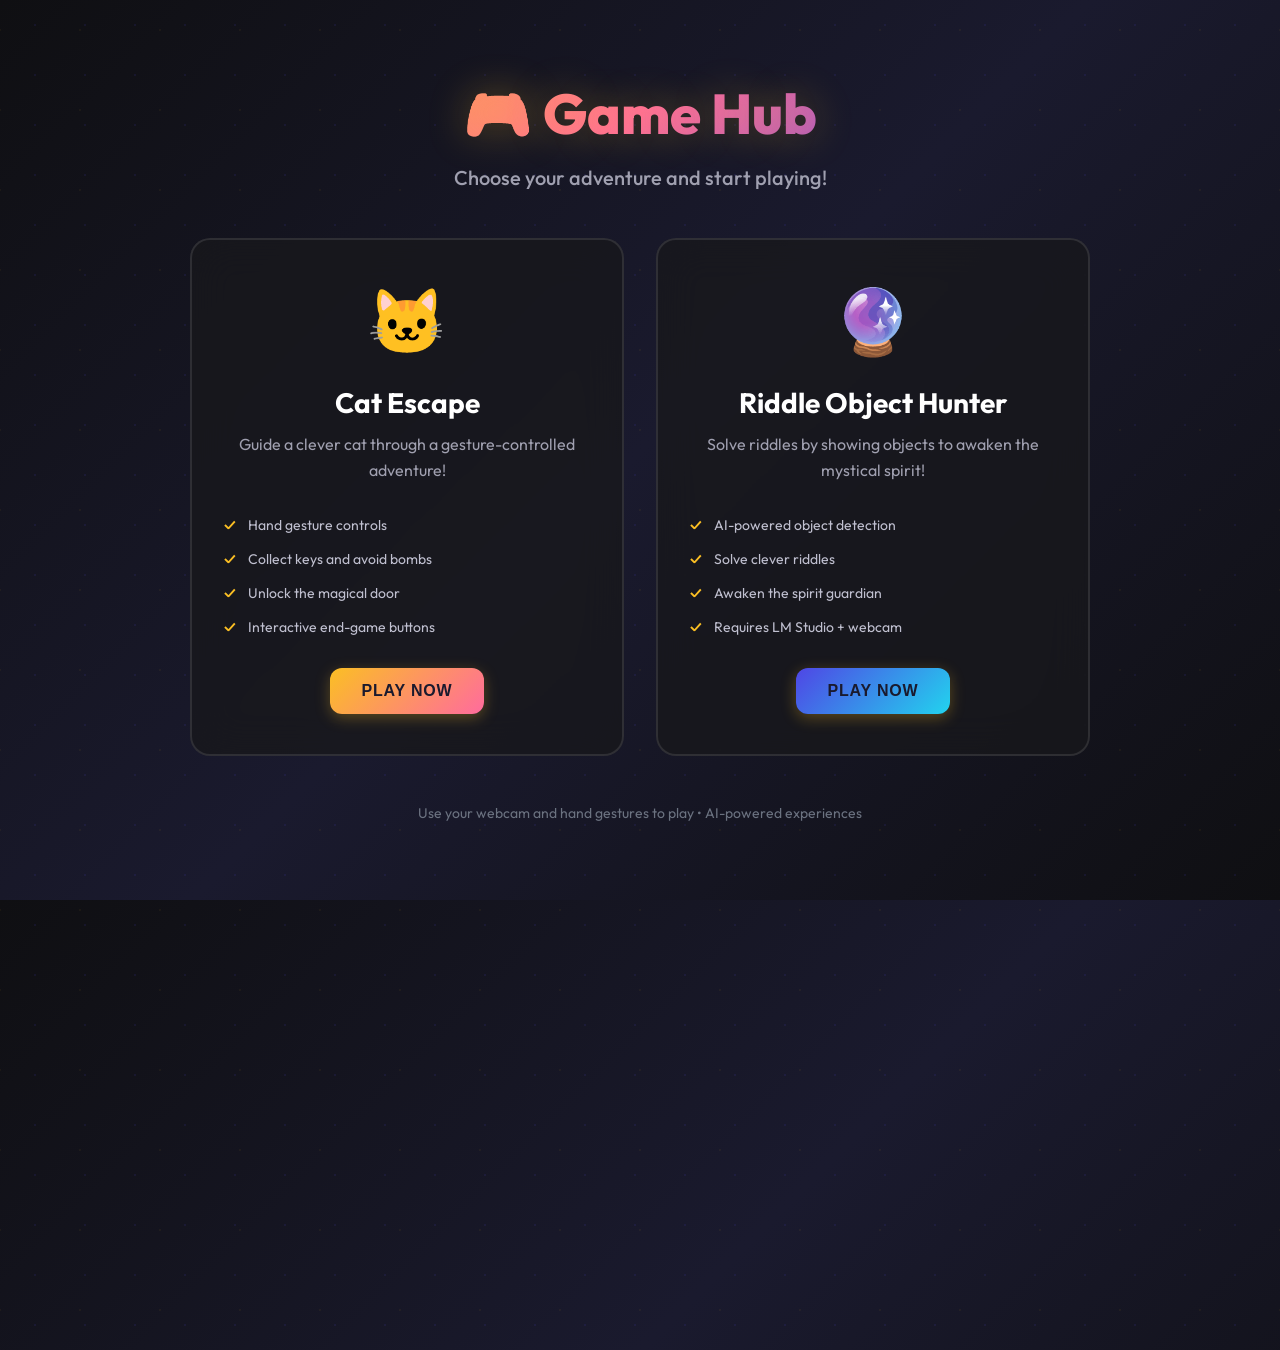
<file: index.html>
<!DOCTYPE html>
<html lang="en">

<head>
    <meta charset="UTF-8">
    <meta name="viewport" content="width=device-width, initial-scale=1.0">
    <title>Game Hub - Choose Your Adventure</title>
    <link href="https://fonts.googleapis.com/css2?family=Outfit:wght@400;500;600;700;800&display=swap" rel="stylesheet">
    <style>
        * {
            margin: 0;
            padding: 0;
            box-sizing: border-box;
        }

        body {
            font-family: 'Outfit', -apple-system, BlinkMacSystemFont, 'Segoe UI', sans-serif;
            background: linear-gradient(135deg, #0f0f12 0%, #1a1a2e 50%, #0f0f12 100%);
            min-height: 100vh;
            display: flex;
            align-items: center;
            justify-content: center;
            padding: 2rem;
            overflow: hidden;
            position: relative;
        }

        /* Animated background particles */
        body::before {
            content: '';
            position: absolute;
            width: 200%;
            height: 200%;
            background-image:
                radial-gradient(circle, rgba(79, 70, 229, 0.1) 1px, transparent 1px),
                radial-gradient(circle, rgba(251, 191, 36, 0.05) 1px, transparent 1px);
            background-size: 50px 50px, 80px 80px;
            background-position: 0 0, 40px 40px;
            animation: particles 60s linear infinite;
        }

        @keyframes particles {
            from {
                transform: translate(0, 0);
            }

            to {
                transform: translate(-50px, -50px);
            }
        }

        .container {
            position: relative;
            z-index: 1;
            max-width: 900px;
            width: 100%;
            text-align: center;
        }

        h1 {
            font-size: 3.5rem;
            font-weight: 800;
            background: linear-gradient(135deg, #fbbf24 0%, #ff6b9d 50%, #4f46e5 100%);
            -webkit-background-clip: text;
            -webkit-text-fill-color: transparent;
            background-clip: text;
            margin-bottom: 1rem;
            text-shadow: 0 0 40px rgba(251, 191, 36, 0.3);
            animation: titleGlow 3s ease-in-out infinite;
        }

        @keyframes titleGlow {

            0%,
            100% {
                filter: brightness(1);
            }

            50% {
                filter: brightness(1.2);
            }
        }

        .subtitle {
            font-size: 1.25rem;
            color: #a0a0b0;
            margin-bottom: 3rem;
            font-weight: 500;
        }

        .games-grid {
            display: grid;
            grid-template-columns: repeat(auto-fit, minmax(300px, 1fr));
            gap: 2rem;
            margin-bottom: 2rem;
        }

        .game-card {
            background: rgba(24, 24, 28, 0.8);
            backdrop-filter: blur(20px);
            border: 2px solid rgba(255, 255, 255, 0.1);
            border-radius: 20px;
            padding: 2.5rem 2rem;
            cursor: pointer;
            transition: all 0.4s cubic-bezier(0.4, 0, 0.2, 1);
            position: relative;
            overflow: hidden;
        }

        .game-card::before {
            content: '';
            position: absolute;
            top: 0;
            left: 0;
            right: 0;
            bottom: 0;
            background: linear-gradient(135deg, transparent 0%, rgba(79, 70, 229, 0.1) 100%);
            opacity: 0;
            transition: opacity 0.4s ease;
        }

        .game-card:hover::before {
            opacity: 1;
        }

        .game-card:hover {
            transform: translateY(-8px);
            border-color: rgba(251, 191, 36, 0.5);
            box-shadow:
                0 20px 60px rgba(0, 0, 0, 0.4),
                0 0 40px rgba(251, 191, 36, 0.2);
        }

        .game-card.cat-game:hover {
            border-color: rgba(251, 191, 36, 0.5);
            box-shadow:
                0 20px 60px rgba(0, 0, 0, 0.4),
                0 0 40px rgba(251, 191, 36, 0.3);
        }

        .game-card.riddle-game:hover {
            border-color: rgba(79, 70, 229, 0.5);
            box-shadow:
                0 20px 60px rgba(0, 0, 0, 0.4),
                0 0 40px rgba(79, 70, 229, 0.3);
        }

        .game-icon {
            font-size: 4rem;
            margin-bottom: 1.5rem;
            display: block;
            transition: transform 0.4s ease;
        }

        .game-card:hover .game-icon {
            transform: scale(1.1) rotate(5deg);
        }

        .game-title {
            font-size: 1.75rem;
            font-weight: 700;
            color: #ffffff;
            margin-bottom: 0.75rem;
        }

        .game-description {
            font-size: 1rem;
            color: #a0a0b0;
            line-height: 1.6;
            margin-bottom: 1.5rem;
        }

        .game-features {
            list-style: none;
            text-align: left;
            margin-bottom: 1.5rem;
        }

        .game-features li {
            font-size: 0.875rem;
            color: #c0c0d0;
            padding: 0.5rem 0;
            padding-left: 1.5rem;
            position: relative;
        }

        .game-features li::before {
            content: '✓';
            position: absolute;
            left: 0;
            color: #fbbf24;
            font-weight: 700;
        }

        .play-button {
            background: linear-gradient(135deg, #fbbf24 0%, #ff6b9d 100%);
            color: #1a1a2e;
            border: none;
            padding: 0.875rem 2rem;
            border-radius: 12px;
            font-size: 1rem;
            font-weight: 700;
            cursor: pointer;
            transition: all 0.3s ease;
            text-transform: uppercase;
            letter-spacing: 0.05em;
            box-shadow: 0 4px 15px rgba(251, 191, 36, 0.3);
        }

        .play-button:hover {
            transform: scale(1.05);
            box-shadow: 0 6px 25px rgba(251, 191, 36, 0.5);
        }

        .play-button:active {
            transform: scale(0.98);
        }

        .riddle-game .play-button {
            background: linear-gradient(135deg, #4f46e5 0%, #22d3ee 100%);
        }

        .footer {
            margin-top: 3rem;
            font-size: 0.875rem;
            color: #6b7280;
        }

        @media (max-width: 768px) {
            h1 {
                font-size: 2.5rem;
            }

            .subtitle {
                font-size: 1rem;
            }

            .games-grid {
                grid-template-columns: 1fr;
            }

            .game-card {
                padding: 2rem 1.5rem;
            }
        }
    </style>
</head>

<body>
    <div class="container">
        <h1>🎮 Game Hub</h1>
        <p class="subtitle">Choose your adventure and start playing!</p>

        <div class="games-grid">
            <!-- Cat Escape -->
            <div class="game-card cat-game" onclick="window.location.href='cat-game.html'">
                <span class="game-icon">🐱</span>
                <h2 class="game-title">Cat Escape</h2>
                <p class="game-description">
                    Guide a clever cat through a gesture-controlled adventure!
                </p>
                <ul class="game-features">
                    <li>Hand gesture controls</li>
                    <li>Collect keys and avoid bombs</li>
                    <li>Unlock the magical door</li>
                    <li>Interactive end-game buttons</li>
                </ul>
                <button class="play-button">Play Now</button>
            </div>

            <!-- Riddle Object Hunter -->
            <div class="game-card riddle-game" onclick="window.location.href='ObjectRecognition.html'">
                <span class="game-icon">🔮</span>
                <h2 class="game-title">Riddle Object Hunter</h2>
                <p class="game-description">
                    Solve riddles by showing objects to awaken the mystical spirit!
                </p>
                <ul class="game-features">
                    <li>AI-powered object detection</li>
                    <li>Solve clever riddles</li>
                    <li>Awaken the spirit guardian</li>
                    <li>Requires LM Studio + webcam</li>
                </ul>
                <button class="play-button">Play Now</button>
            </div>
        </div>

        <div class="footer">
            <p>Use your webcam and hand gestures to play • AI-powered experiences</p>
        </div>
    </div>
</body>

</html>
</file>
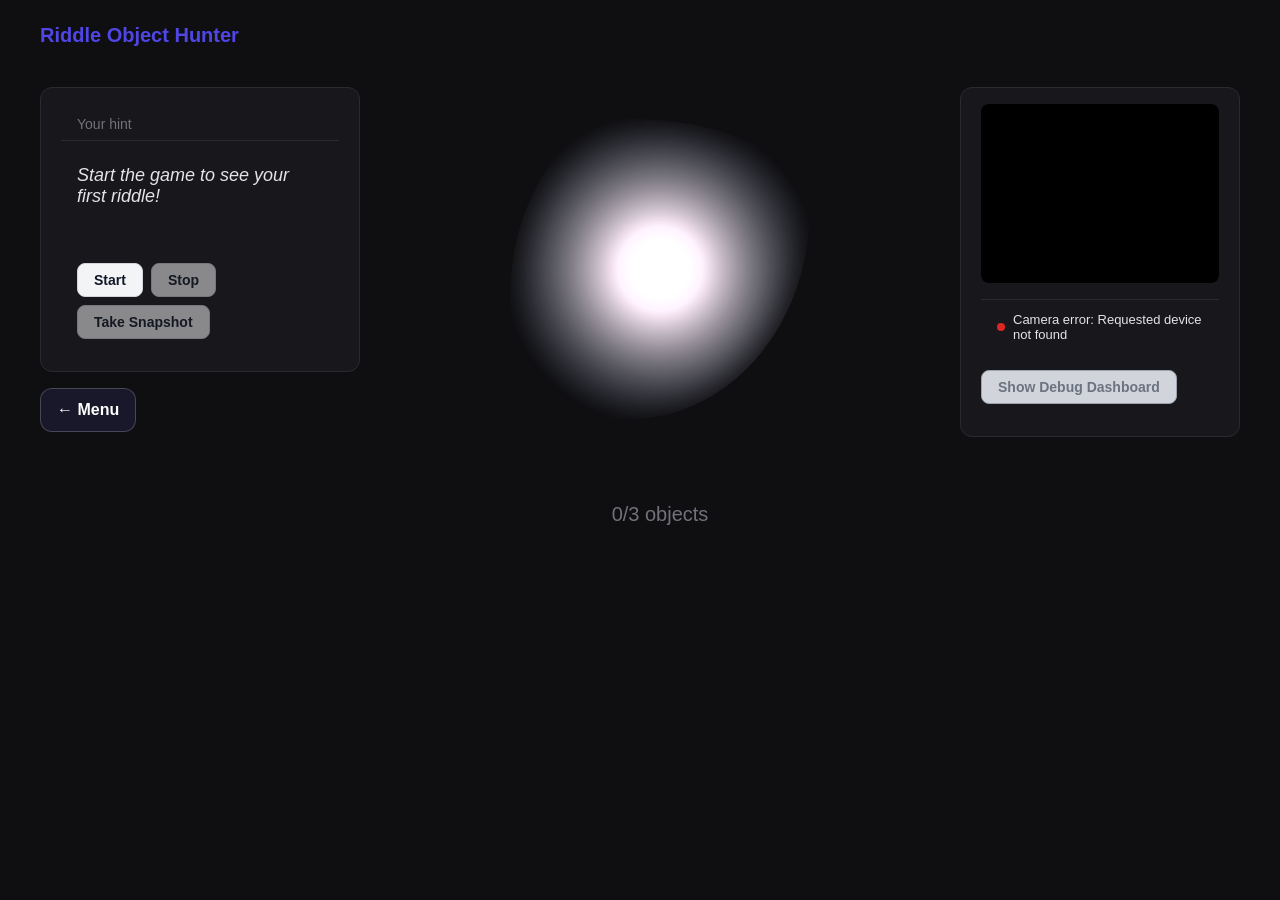
<file: ObjectRecognition.html>
<!DOCTYPE html>
<html lang="en">

<head>
  <meta charset="UTF-8" />
  <meta name="viewport" content="width=device-width, initial-scale=1.0" />
  <title>Riddle Object Hunter — LM Studio Vision</title>

  <style>
    @property --spirit-color {
      syntax: '<color>';
      initial-value: #6b7280;
      inherits: true;
    }

    @property --spirit-heart {
      syntax: '<color>';
      initial-value: #fce4ec;
      inherits: true;
    }

    :root {
      --bg: #0f0f12;
      --surface: #18181c;
      --border: #2a2a30;
      --text: #e4e4e7;
      --muted: #71717a;
      --accent: #4f46e5;
      --success: #16a34a;
      --error: #dc2626;
      --spirit-color: #6b7280;
    }

    * {
      box-sizing: border-box;
    }

    body {
      font-family: "SF Pro Text", -apple-system, BlinkMacSystemFont,
        "Segoe UI", sans-serif;
      background: var(--bg);
      color: var(--text);
      margin: 0;
      min-height: 100vh;
      padding: 1.5rem;
    }

    h1 {
      font-size: 1.25rem;
      font-weight: 600;
      margin: 0 0 1rem 0;
      color: var(--accent);
    }

    .layout {
      display: flex;
      flex-direction: column;
      gap: 1.5rem;
      max-width: 1200px;
      margin: 0 auto;
    }

    .main-row {
      display: grid;
      grid-template-columns: 320px 1fr 280px;
      gap: 1.5rem;
      align-items: start;
    }

    .riddle-section {
      background: var(--surface);
      border: 1px solid var(--border);
      border-radius: 12px;
      display: flex;
      flex-direction: column;
      gap: 1rem;
    }

    .riddle-section-wrapper {
      display: flex;
      flex-direction: column;
      gap: 1rem;
    }

    .riddle-section h2 {
      border-bottom: 1px solid var(--border);
      padding: 0.75rem 1rem;
      margin: 0;
    }

    .riddle-content-wrapper {
      padding: 0 1rem 1rem 1rem;
    }

    .spirit-section {
      display: flex;
      flex-direction: column;
      justify-content: center;
      align-items: center;
      gap: 1.5rem;
      padding: 2rem 1rem;
      min-height: 300px;
      background: none;
      border: none;
    }

    .result-section {
      background: var(--surface);
      border: 1px solid var(--border);
      border-radius: 12px;
      padding: 1rem 1.25rem;
    }

    @media (max-width: 900px) {
      .main-row {
        flex-direction: column;
      }

      .main-row .riddle-section {
        flex: none;
      }
    }

    .camera-section {
      background: var(--surface);
      border: 1px solid var(--border);
      border-radius: 12px;
      overflow: hidden;
    }

    .camera-section h2 {
      font-size: 0.875rem;
      font-weight: 500;
      margin: 0;
      padding: 0.75rem 1rem;
      border-bottom: 1px solid var(--border);
      color: var(--muted);
    }

    .video-wrap {
      position: relative;
      aspect-ratio: 4/3;
      max-height: 180px;
      background: #000;
      border-radius: 8px;
      overflow: hidden;
      margin-top: 1rem;
    }

    #video {
      width: 100%;
      height: 100%;
      object-fit: cover;
      display: block;
    }

    #snapshot {
      position: absolute;
      top: 0;
      left: 0;
      width: 100%;
      height: 100%;
      object-fit: cover;
      opacity: 0;
      pointer-events: none;
    }

    .status {
      padding: 0.75rem 1rem;
      border-top: 1px solid var(--border);
      font-size: 0.8125rem;
      display: flex;
      align-items: center;
      gap: 0.5rem;
    }

    .status-dot {
      width: 8px;
      height: 8px;
      border-radius: 50%;
      background: var(--muted);
      flex-shrink: 0;
    }

    .status-dot.live {
      background: var(--success);
      box-shadow: 0 0 8px var(--success);
    }

    .status-dot.error {
      background: var(--error);
    }

    .result-section {
      background: var(--surface);
      border: 1px solid var(--border);
      border-radius: 12px;
      padding: 1rem 1.25rem;
    }

    .result-section h2 {
      font-size: 0.875rem;
      font-weight: 500;
      margin: 0 0 0.5rem 0;
      color: var(--muted);
    }

    .result-display {
      font-size: 1.125rem;
      font-weight: 600;
    }

    .result-display .item {
      margin-bottom: 0.25rem;
    }

    .result-display .item.yes {
      color: var(--success);
    }

    .result-display .item.no {
      color: var(--muted);
    }

    .result-display.pending .item {
      color: var(--muted);
    }

    .result-display.error {
      color: var(--error);
    }

    .debug-grid {
      display: grid;
      grid-template-columns: 1fr 1fr;
      gap: 1rem;
      margin-top: 0.5rem;
    }

    .debug-group h3 {
      font-size: 0.65rem;
      text-transform: uppercase;
      letter-spacing: 0.05em;
      color: var(--muted);
      margin-bottom: 0.5rem;
      border-bottom: 1px solid var(--border);
      padding-bottom: 0.25rem;
    }

    .next-capture {
      position: fixed;
      bottom: 2rem;
      left: 0;
      right: 0;
      text-align: center;
      font-size: 2.5rem;
      font-weight: 800;
      color: #ffffff;
      z-index: 10001;
      /* Above flash-overlay */
      pointer-events: none;
      text-shadow: 0 0 20px rgba(0, 0, 0, 0.9), 0 0 40px rgba(0, 0, 0, 0.6);
      transition: color 0.4s ease, transform 0.4s ease;
      text-transform: uppercase;
      letter-spacing: 0.1em;
    }

    .next-capture.capturing {
      color: #fff;
    }

    .flash-overlay {
      position: fixed;
      top: 0;
      left: 0;
      width: 100vw;
      height: 100vh;
      background: #fff;
      opacity: 0;
      pointer-events: none;
      z-index: 9999;
    }

    .flash-active {
      animation: flash-anim 0.4s ease-out;
    }

    @keyframes flash-anim {
      0% {
        opacity: 0.8;
      }

      100% {
        opacity: 0;
      }
    }

    .controls {
      display: flex;
      gap: 0.5rem;
      flex-wrap: wrap;
    }

    .riddle-section {
      background: var(--surface);
      border: 1px solid var(--border);
      border-radius: 12px;
      padding: 1rem 1.25rem;
    }

    #winMessage {
      display: none;
      flex-direction: column;
      gap: 0.5rem;
      margin-top: 1rem;
    }

    .win-title {
      color: var(--success);
      font-size: 1.5rem;
      font-weight: 700;
      margin: 0;
    }

    .win-subtitle {
      color: var(--muted);
      font-size: 1rem;
      margin: 0;
    }

    .riddle-section h2 {
      font-size: 0.875rem;
      font-weight: 500;
      margin: 0 0 0.5rem 0;
      color: var(--muted);
      border-bottom: 1px solid var(--border);
      padding-bottom: 0.5rem;
    }

    button {
      background: #f3f4f6;
      color: #111827;
      border: 1px solid #d1d5db;
      border-radius: 8px;
      padding: 0.5rem 1rem;
      font-size: 0.875rem;
      font-weight: 600;
      cursor: pointer;
      transition: background 0.2s ease, border-color 0.2s ease;
    }

    button:hover:not(:disabled) {
      background: #e5e7eb;
      border-color: #9ca3af;
    }

    button:disabled {
      opacity: 0.5;
      cursor: not-allowed;
      background: #f9fafb;
    }

    #debugContainer {
      display: none;
    }

    #debugContainer.visible {
      display: block;
    }

    #btnToggleDebug {
      background: #d1d5db !important;
      border-color: #9ca3af !important;
      color: #6b7280 !important;
    }

    #btnToggleDebug:hover:not(:disabled) {
      background: #b3b9c6 !important;
    }

    canvas {
      display: none !important;
    }

    .riddle-category {
      font-size: 0.75rem;
      font-weight: 700;
      text-transform: uppercase;
      letter-spacing: 0.05em;
      margin-bottom: 0.25rem;
      display: none;
      color: #fbbf24;
    }

    .riddle-text {
      font-size: 1.125rem;
      font-style: italic;
      color: var(--text);
      margin-bottom: 0.5rem;
    }

    .riddle-feedback {
      font-size: 1rem;
      font-weight: 600;
      min-height: 1.5em;
    }

    .riddle-feedback.correct {
      color: var(--success);
    }

    .riddle-feedback.wrong {
      color: var(--muted);
    }

    .riddle-feedback.waiting {
      color: var(--muted);
      font-weight: 400;
      font-style: italic;
    }

    .spirit-section {
      display: flex;
      flex-direction: column;
      justify-content: center;
      align-items: center;
      gap: 0.75rem;
      padding: 2rem 1rem;
      min-height: 140px;
    }

    .spirit-message {
      margin-top: 0.75rem;
      text-align: center;
      color: #fff7d6;
      /* pastel yellow text color */
      font-size: 1.25rem;
      /* larger base size */
      font-style: italic;
      min-height: 1.6em;
      transition: color 0.25s ease, transform 0.25s ease, text-shadow 0.25s ease;
      pointer-events: none;
      text-shadow: 0 0 12px rgba(255, 241, 179, 0.85), 0 6px 18px rgba(0, 0, 0, 0.45);
    }

    .spirit-message.angry {
      color: #ff4d6f;
      font-weight: 800;
      font-size: 1.4rem;
      transform: translateY(-2px);
      text-shadow: 0 0 14px rgba(215, 0, 64, 0.95), 0 8px 24px rgba(0, 0, 0, 0.45);
    }

    .spirit-progress {
      font-size: 1.25rem;
      font-weight: 500;
      color: var(--muted);
      margin-top: 1rem;
    }

    .spirit-rotate-wrapper {
      animation: polygon-rotate 30s linear infinite;
      display: flex;
      justify-content: center;
      align-items: center;
      transition: animation-duration 1s ease;
    }

    .spirit-rotate-wrapper.fully-awakened {
      animation-duration: 6s;
    }

    .spirit-blob {
      width: 300px;
      height: 300px;
      background: radial-gradient(circle at center, var(--spirit-heart) 0%, var(--spirit-color) 70%);
      transition: --spirit-color 0.6s ease, --spirit-heart 0.6s ease, box-shadow 0.6s ease, transform 0.4s ease;
      animation: blob-random-morph 12s ease-in-out infinite alternate;
      position: relative;
      /* Soft edges and organic glow */
      -webkit-mask-image: radial-gradient(circle, rgba(0, 0, 0, 1) 20%, rgba(0, 0, 0, 0) 75%);
      mask-image: radial-gradient(circle, rgba(0, 0, 0, 1) 20%, rgba(0, 0, 0, 0) 75%);
      filter: blur(15px) brightness(1.2) contrast(1.1);
      border-radius: 40% 60% 60% 40% / 60% 30% 70% 40%;
    }

    .spirit-blob.fully-awakened {
      animation: blob-random-morph 4s ease-in-out infinite alternate, spirit-glow 1.5s ease-in-out infinite;
      filter: blur(8px) brightness(1.5) contrast(1.2);
    }

    @keyframes blob-random-morph {
      0% {
        border-radius: 40% 60% 60% 40% / 60% 30% 70% 40%;
        transform: scale(1) translate(0, 0);
      }

      20% {
        border-radius: 70% 30% 50% 50% / 30% 60% 40% 70%;
        transform: scale(1.05) translate(5px, -10px);
      }

      40% {
        border-radius: 30% 70% 70% 30% / 50% 40% 60% 50%;
        transform: scale(0.95) translate(-10px, 5px);
      }

      60% {
        border-radius: 50% 50% 30% 70% / 20% 80% 30% 70%;
        transform: scale(1.02) translate(10px, 10px);
      }

      80% {
        border-radius: 20% 80% 40% 60% / 60% 30% 70% 40%;
        transform: scale(0.98) translate(-5px, -5px);
      }

      100% {
        border-radius: 40% 60% 60% 40% / 60% 30% 70% 40%;
        transform: scale(1) translate(0, 0);
      }
    }

    @keyframes polygon-rotate {
      from {
        transform: rotate(0deg);
      }

      to {
        transform: rotate(360deg);
      }
    }

    .spirit-blob.spirit-wrong {
      /* Fully red (user-specified) while keeping feathered gradient edges via blur and glow */
      animation: spirit-wrong-pulse 0.7s cubic-bezier(.2, .8, .2, 1) 1;
      --spirit-color: #D70040;
      /* lighter heart to keep a bright center while overall red */
      --spirit-heart: #ff6a8a;
      box-shadow: 0 0 80px 32px rgba(215, 0, 64, 0.95);
      filter: blur(14px) brightness(1.35) contrast(1.05) saturate(1.45);
    }

    .spirit-blob.spirit-correct {
      animation: spirit-correct-swirl 1s ease-in-out;
      background-color: #10b981 !important;
    }

    @keyframes spirit-wrong-pulse {
      0% {
        transform: translateX(0) scale(1);
        box-shadow: 0 0 0 0 rgba(239, 68, 68, 0);
      }

      20% {
        transform: translateX(-6px) scale(1.06) rotate(-1deg);
        box-shadow: 0 0 40px 12px rgba(239, 68, 68, 0.6);
      }

      50% {
        transform: translateX(6px) scale(1.08) rotate(1deg);
        box-shadow: 0 0 60px 20px rgba(239, 68, 68, 0.7);
      }

      80% {
        transform: translateX(-4px) scale(1.03) rotate(-0.5deg);
        box-shadow: 0 0 30px 8px rgba(239, 68, 68, 0.5);
      }

      100% {
        transform: translateX(0) scale(1);
        box-shadow: 0 0 0 0 rgba(239, 68, 68, 0);
      }
    }

    @keyframes spirit-correct-swirl {
      0% {
        transform: scale(1) rotate(0deg);
        box-shadow: 0 0 0 0 rgba(16, 185, 129, 0);
      }

      40% {
        transform: scale(1.2) rotate(160deg);
        box-shadow: 0 0 80px 30px rgba(16, 185, 129, 0.7);
      }

      80% {
        transform: scale(1.1) rotate(340deg);
        box-shadow: 0 0 40px 10px rgba(16, 185, 129, 0.4);
      }

      100% {
        transform: scale(1) rotate(360deg);
        box-shadow: 0 0 0 0 rgba(16, 185, 129, 0);
      }
    }

    @keyframes spirit-glow {

      0%,
      100% {
        filter: brightness(1);
      }

      50% {
        filter: brightness(1.4);
      }
    }
  </style>
</head>

<body>
  <div class="layout">
    <h1>Riddle Object Hunter</h1>

    <div class="main-row">
      <section class="riddle-section-wrapper">
        <section class="riddle-section">
          <h2>Your hint</h2>
          <div class="riddle-content-wrapper">
            <div id="gameUI">
              <div class="riddle-category" id="riddleCategory">Find the object</div>
              <div class="riddle-text" id="riddleText">Start the game to see your first riddle!</div>
              <div class="riddle-feedback waiting" id="riddleFeedback"></div>
            </div>

            <div id="winMessage" style="display: none;">
              <p class="win-title">You won! 🎉</p>
              <p class="win-subtitle">Start a new game.</p>
            </div>

            <div class="controls" style="margin-top: 1.5rem">
              <button type="button" id="btnStart">Start</button>
              <button type="button" id="btnStop" disabled>Stop</button>
              <button type="button" id="btnSnapshot" disabled>Take Snapshot</button>
            </div>


        </section>

        <!-- Menu Button - Separate Section -->
        <button type="button" id="btnMenu"
          style="padding: 0.75rem; padding-right: 1rem; padding-left: 1rem;background: rgba(26, 26, 46, 0.9); backdrop-filter: blur(10px); border: 1px solid rgba(255, 255, 255, 0.2); color: white; border-radius: 12px; font-weight: 600; cursor: pointer; transition: all 0.3s ease; font-size: 1rem; margin-right: auto;">←
          Menu</button>
      </section>

      <section class="spirit-section">
        <div class="spirit-rotate-wrapper">
          <div class="spirit-blob" id="spiritBlob"></div>
        </div>
        <div id="spiritMessage" class="spirit-message"></div>
        <div class="spirit-progress" id="spiritProgress">0/3 objects</div>
      </section>

      <section class="result-section">
        <!-- Moved Camera -->
        <div class="video-wrap" style="margin-top: 0; margin-bottom: 1rem;">
          <video id="video" autoplay playsinline muted></video>
        </div>
        <div class="status" id="status" style="margin-bottom: 1rem;">
          <span class="status-dot" id="statusDot"></span>
          <span id="statusText">Starting camera…</span>
        </div>

        <div style="margin-bottom: 1rem;">
          <button type="button" id="btnToggleDebug">Show Debug Dashboard</button>
        </div>

        <div id="debugContainer">
          <h2>Debug Dashboard</h2>
          <div class="result-display pending" id="resultDisplay">
            <div class="debug-grid" style="grid-template-columns: 1fr;">
              <div class="debug-group">
                <h3>LM Studio Settings</h3>
                <div style="margin-bottom: 0.75rem;">
                  <label style="display: block; font-size: 0.875rem; color: #aaa; margin-bottom: 0.25rem;">Base
                    URL:</label>
                  <input type="text" id="lmStudioBaseInput" placeholder="http://127.0.0.1:1234"
                    style="width: 100%; padding: 0.5rem; background: rgba(0,0,0,0.3); border: 1px solid rgba(255,255,255,0.2); border-radius: 6px; color: white; font-family: monospace; font-size: 0.875rem;">
                </div>
                <div style="margin-bottom: 0.75rem;">
                  <label style="display: block; font-size: 0.875rem; color: #aaa; margin-bottom: 0.25rem;">Model
                    Name:</label>
                  <input type="text" id="lmStudioModelInput" placeholder="qwen/qwen3-vl-4b"
                    style="width: 100%; padding: 0.5rem; background: rgba(0,0,0,0.3); border: 1px solid rgba(255,255,255,0.2); border-radius: 6px; color: white; font-family: monospace; font-size: 0.875rem;">
                </div>
                <button id="saveSettingsBtn"
                  style="width: 100%; padding: 0.5rem; background: linear-gradient(135deg, #4f46e5, #22d3ee); border: none; border-radius: 6px; color: white; font-weight: 600; cursor: pointer; transition: transform 0.2s;">Save
                  Settings</button>
                <div id="settingsSaved"
                  style="margin-top: 0.5rem; font-size: 0.8rem; color: #22c55e; opacity: 0; transition: opacity 0.3s;">
                </div>
              </div>
              <div class="debug-group">
                <h3>Detected Objects</h3>
                <div class="item" id="penResult">Pen: —</div>
                <div class="item" id="travelMugResult">Travel Mug: —</div>
                <div class="item" id="scissorsResult">Scissors: —</div>
                <div class="item" id="phoneResult">Phone: —</div>
                <div class="item" id="bottleResult">Bottle: —</div>
                <div class="item" id="glassesResult">Glasses: —</div>
                <div class="item" id="watchResult">Watch: —</div>
                <div class="item" id="headphonesResult">Headphones: —</div>
              </div>
            </div>
          </div>
        </div>
      </section>
    </div>
  </div>

  <div class="next-capture" id="nextCapture"></div>
  <div class="flash-overlay" id="flashOverlay"></div>

  <canvas id="canvas"></canvas>

  <audio id="ambienceMusic" autoplay loop>
    <source src="mfcc-mystery-mystic-mystical-music-279834.mp3" type="audio/mpeg">
  </audio>

  <audio id="correctSound">
    <source src="freesound_community-mystical-wind-chimes-transition-fx-6327.mp3" type="audio/mpeg">
  </audio>

  <audio id="wrongSound">
    <source src="wefgf-uh-oh-433108.mp3" type="audio/mpeg">
  </audio>

  <audio id="victorySound">
    <source src="scratchonix-victory-chime-366449.mp3" type="audio/mpeg">
  </audio>

  <script>
    // Set ambience music volume to a reasonable level
    document.addEventListener('DOMContentLoaded', () => {
      const ambienceMusic = document.getElementById('ambienceMusic');
      if (ambienceMusic) {
        ambienceMusic.volume = 0.3;
      }
    });

    let LM_STUDIO_BASE = "http://127.0.0.1:1234";
    let MODEL = "qwen/qwen3-vl-4b";
    let currentIntervalMs = 10_000;

    // Load settings from localStorage
    const savedBase = localStorage.getItem('lm_studio_base_url');
    const savedModel = localStorage.getItem('lm_studio_model_name');
    if (savedBase) LM_STUDIO_BASE = savedBase;
    if (savedModel) MODEL = savedModel;

    const RIDDLES = [
      // PEN
      { riddle: "I have a point but no edges. I help you write but I'm not a keyboard. What am I?", key: "hasPen" },
      { riddle: "I hold your ideas on paper, but I'm not a printer. What am I?", key: "hasPen" },
      { riddle: "I bleed ink to tell your story. What am I?", key: "hasPen" },
      { riddle: "I'm mightier than the sword and fits in your pocket. What am I?", key: "hasPen" },
      { riddle: "I am the scribe's best friend. What am I?", key: "hasPen" },
      // TRAVEL MUG
      { riddle: "I have no handle and I'm built for the road. I keep your coffee hot. What am I?", key: "hasTravelMug" },
      { riddle: "I'm a cylinder of warmth with a lid for a cap, perfect for a commute. What am I?", key: "hasTravelMug" },
      { riddle: "I hold your liquid fuel but have no ears to hold onto. What am I?", key: "hasTravelMug" },
      { riddle: "Indestructible and insulated, I am the traveler's companion for tea. What am I?", key: "hasTravelMug" },
      { riddle: "I am a mug that lost its handle but gained a lid for the journey. What am I?", key: "hasTravelMug" },
      // SCISSORS
      { riddle: "I have two blades and two eyes, but I cannot see. I love to cut through paper. What am I?", key: "hasScissors" },
      { riddle: "I am a tool with a pivot and sharp edges. I help you craft and trim. What am I?", key: "hasScissors" },
      { riddle: "I go snip-snip and open wide. Be careful with my sharp side! What am I?", key: "hasScissors" },
      { riddle: "I am a silver bird that never flies, but cuts the ribbon when a shop opens. What am I?", key: "hasScissors" },
      { riddle: "You use me to cut your hair or wrap a gift. What am I?", key: "hasScissors" },
      // PHONE
      { riddle: "I fit in your palm, I ring and I text. I connect you to the world. What am I?", key: "hasPhone" },
      { riddle: "I have a screen you tap and scroll. You carry me everywhere. What am I?", key: "hasPhone" },
      { riddle: "I am a pocket-sized window to everything, yet I am easily lost. What am I?", key: "hasPhone" },
      { riddle: "I wake you up in the morning and glow in the dark at night. I am your smart companion. What am I?", key: "hasPhone" },
      { riddle: "I have no mouth but I speak for you, no ears but I hear the world. What am I?", key: "hasPhone" },
      // BOTTLE
      { riddle: "I store liquids with a twist-off cap. I keep you hydrated. What am I?", key: "hasBottle" },
      { riddle: "Water, soda, or juice—I hold them all. I'm usually plastic or glass. What am I?", key: "hasBottle" },
      { riddle: "I carry your thirst-quencher, often recycled but rarely empty. What am I?", key: "hasBottle" },
      { riddle: "I have a neck but no head, and I wear a crown made of plastic or metal. What am I?", key: "hasBottle" },
      { riddle: "I am a transparent cylinder that gurgles when you tilt me. What am I?", key: "hasBottle" },
      // GLASSES
      { riddle: "I have two eyes but cannot see, I sit on your nose and help you read. What am I?", key: "hasGlasses" },
      { riddle: "I have frames and lenses, shielding you from the sun or clarifying your view. What am I?", key: "hasGlasses" },
      { riddle: "I am worn on the face to sharpen the world or darken the day. What am I?", key: "hasGlasses" },
      { riddle: "I bridge your nose and cling to your ears to give you second sight. What am I?", key: "hasGlasses" },
      { riddle: "I am the windows you wear when the world gets blurry. What am I?", key: "hasGlasses" },
      // WATCH
      { riddle: "I have hands but no arms, a face but no eyes. I tell you the time from your wrist. What am I?", key: "hasWatch" },
      { riddle: "I tick and I tock, or I glow with a screen and notifications, strapped to your arm. What am I?", key: "hasWatch" },
      { riddle: "I count your steps and the seconds while resting on your skin. What am I?", key: "hasWatch" },
      { riddle: "I am a steady heartbeat on your pulse, sometimes smart and sometimes classic. What am I?", key: "hasWatch" },
      { riddle: "I might have twelve numbers or a digital face that never sleeps. What am I?", key: "hasWatch" },
      // HEADPHONES
      { riddle: "I hug your ears and bring you music, but I don't speak a word. What am I?", key: "hasHeadphones" },
      { riddle: "I have two cups but no coffee, I bridge your head to sound. What am I?", key: "hasHeadphones" },
      { riddle: "I isolate the world and fill your head with rhythm. What am I?", key: "hasHeadphones" },
      { riddle: "I am the earmuffs that sing to you. What am I?", key: "hasHeadphones" },
      { riddle: "I have a headband but no hair, and I live for the beat. What am I?", key: "hasHeadphones" },
    ];

    function shuffleArray(array) {
      for (let i = array.length - 1; i > 0; i--) {
        const j = Math.floor(Math.random() * (i + 1));
        [array[i], array[j]] = [array[j], array[i]];
      }
      return array;
    }

    let usedKeys = [];

    const gameUI = document.getElementById("gameUI");
    const winMessage = document.getElementById("winMessage");
    const video = document.getElementById("video");
    const canvas = document.getElementById("canvas");
    const ctx = canvas.getContext("2d");
    const statusEl = document.getElementById("status");
    const statusDot = document.getElementById("statusDot");
    const statusText = document.getElementById("statusText");
    const resultDisplay = document.getElementById("resultDisplay");
    const ITEM_RESULTS = [
      { id: "penResult", key: "hasPen", label: "Pen" },
      { id: "travelMugResult", key: "hasTravelMug", label: "Travel Mug" },
      { id: "scissorsResult", key: "hasScissors", label: "Scissors" },
      { id: "phoneResult", key: "hasPhone", label: "Phone" },
      { id: "bottleResult", key: "hasBottle", label: "Bottle" },
      { id: "glassesResult", key: "hasGlasses", label: "Glasses" },
      { id: "watchResult", key: "hasWatch", label: "Watch" },
      { id: "headphonesResult", key: "hasHeadphones", label: "Headphones" },
    ].map((r) => ({ ...r, el: document.getElementById(r.id) }));
    const riddleCategory = document.getElementById("riddleCategory");
    const nextCapture = document.getElementById("nextCapture");
    const flashOverlay = document.getElementById("flashOverlay");
    const btnStart = document.getElementById("btnStart");
    const btnStop = document.getElementById("btnStop");
    const riddleText = document.getElementById("riddleText");
    const riddleFeedback = document.getElementById("riddleFeedback");
    const spiritBlob = document.getElementById("spiritBlob");
    const spiritProgress = document.getElementById("spiritProgress");

    const SPIRIT_COLORS = [
      "#6b7280",
      "#4a8a94",
      "#22b8c9",
      "#22d3ee",
    ];

    const HEART_COLORS = [
      "#fce4ec", // Pastel (0)
      "#fce4ec", // Still Pastel (1st object presented) -> becomes intense AFTER identified
      "#f06292", // Intense (After 1st)
      "#e91e63", // Even More Intense (After 2nd)
    ];

    let stream = null;
    let intervalId = null;
    let nextCaptureAt = null;
    let nextCaptureTimerId = null;
    let currentRiddle = null;
    let correctCount = 0;

    function updateSpirit() {
      const step = Math.min(correctCount, 3);

      // Dynamic capture delay: increase by 6s if at least one object found
      currentIntervalMs = (step >= 1) ? 16_000 : 10_000;

      spiritBlob.style.setProperty('--spirit-color', SPIRIT_COLORS[step]);
      spiritBlob.style.setProperty('--spirit-heart', HEART_COLORS[step]);
      spiritBlob.style.boxShadow = step === 3
        ? `0 0 40px ${SPIRIT_COLORS[3]}, 0 0 80px ${SPIRIT_COLORS[3]}80`
        : "none";
      spiritBlob.classList.toggle("fully-awakened", step === 3);
      spiritBlob.parentElement.classList.toggle("fully-awakened", step === 3);
      spiritProgress.textContent = step === 3 ? "Spirit awakened!" : `${step}/3 objects`;
    }

    function pickNewRiddle() {
      const allKeys = [...new Set(RIDDLES.map((r) => r.key))];
      const availableKeys = allKeys.filter((k) => !usedKeys.includes(k));

      if (availableKeys.length === 0) {
        // Fallback or reshuffle if we somehow ran out (unlikely)
        usedKeys = [];
        return pickNewRiddle();
      }

      const randomKey = availableKeys[Math.floor(Math.random() * availableKeys.length)];
      const possibleRiddles = RIDDLES.filter((r) => r.key === randomKey);
      currentRiddle = possibleRiddles[Math.floor(Math.random() * possibleRiddles.length)];
      riddleText.textContent = `"${currentRiddle.riddle}"`;

      const isOcclusion = currentRiddle.key.startsWith("is") && currentRiddle.key.includes("Occluded");

      riddleCategory.style.display = "block";
      riddleCategory.textContent = isOcclusion ? "Occlude the camera" : "Find the object";
      riddleCategory.className = `riddle-category ${isOcclusion ? 'category-occlusion' : 'category-object'}`;

      riddleFeedback.textContent = isOcclusion ? "Cover the camera as hinted!" : "Find and hold the object!";
      riddleFeedback.className = "riddle-feedback waiting";
    }

    function setRiddleFeedback(correct) {
      riddleFeedback.classList.remove("correct", "wrong", "waiting");
      spiritBlob.classList.remove("spirit-correct", "spirit-wrong");

      // Trigger reflow to restart animation
      void spiritBlob.offsetWidth;

      if (correct) {
        if (!usedKeys.includes(currentRiddle.key)) usedKeys.push(currentRiddle.key);
        correctCount = Math.min(3, correctCount + 1);
        updateSpirit();
        spiritBlob.classList.add("spirit-correct");
        riddleFeedback.classList.add("correct");

        // Play success sound effect
        const correctSound = document.getElementById("correctSound");
        if (correctSound) {
          correctSound.currentTime = 0;
          correctSound.play().catch(e => console.log("Sound play failed:", e));
        }

        if (correctCount >= 3) {
          gameUI.style.display = "none";
          winMessage.style.display = "flex";
          if (nextCaptureTimerId) {
            clearTimeout(nextCaptureTimerId);
            nextCaptureTimerId = null;
          }
          intervalId = null;

          nextCapture.classList.remove("capturing");
          nextCapture.classList.remove("capturing");
          nextCapture.textContent = "CONGRATULATIONS — THE SPIRIT IS AWAKE!";
          // Play victory chime once
          const victorySound = document.getElementById("victorySound");
          if (victorySound) {
            victorySound.currentTime = 0;
            victorySound.play().catch((e) => console.log("Victory sound failed:", e));
          }
          // Also show a final spirit message
          const spiritMessageEl = document.getElementById("spiritMessage");
          if (spiritMessageEl) spiritMessageEl.textContent = "The spirit gratefully accepts your offering";
          btnStart.disabled = false;
          btnStop.disabled = true;
        } else {
          // Show success, immediately pick a new random riddle, and delay next capture
          riddleFeedback.textContent = "Correct! 🎉";
          // Show grateful message briefly and choose a new riddle
          const spiritMessageEl = document.getElementById("spiritMessage");
          if (spiritMessageEl) spiritMessageEl.textContent = "The spirit gratefully accepts your offering";
          pickNewRiddle();
          if (nextCaptureTimerId) {
            clearTimeout(nextCaptureTimerId);
            nextCaptureTimerId = null;
          }
          nextCapture.textContent = "";
          btnSnapshot.disabled = false;
          setTimeout(() => {
            spiritBlob.classList.remove("spirit-correct");
            if (intervalId && spiritMessageEl) spiritMessageEl.textContent = "The spirit peers at your object…";
          }, 1500);
        }
      } else {
        // Progress is not lost anymore
        spiritBlob.classList.add("spirit-wrong");
        riddleFeedback.classList.add("wrong");
        riddleFeedback.textContent = "Not quite—try again!";
        // Show the spirit's doubt message while evaluating the wrong object
        const spiritMessageElWrong = document.getElementById("spiritMessage");
        if (spiritMessageElWrong) {
          spiritMessageElWrong.textContent = "The spirit's glow reddens and shivers with doubt";
          spiritMessageElWrong.classList.add("angry");
        }

        // Play wrong sound effect
        const wrongSound = document.getElementById("wrongSound");
        if (wrongSound) {
          wrongSound.currentTime = 0;
          wrongSound.play().catch(e => console.log("Sound play failed:", e));
        }
        setTimeout(() => {
          spiritBlob.classList.remove("spirit-wrong");
          // After the wrong animation completes, restore the spirit's color based on progress
          updateSpirit();
          riddleFeedback.classList.remove("wrong");
          riddleFeedback.classList.add("waiting");
          const isOcc = currentRiddle.key.startsWith("is") && currentRiddle.key.includes("Occluded");
          riddleFeedback.textContent = isOcc ? "Cover the camera as hinted!" : "Find and hold the object!";
          // Restore the default spirit message and allow next snapshot
          if (spiritMessageElWrong) {
            if (intervalId) spiritMessageElWrong.textContent = "The spirit peers at your object…";
            spiritMessageElWrong.classList.remove("angry");
          }
          nextCapture.textContent = "";
          btnSnapshot.disabled = false;
        }, 3200);
      }
    }

    function setStatus(ok, text) {
      statusDot.classList.remove("live", "error");
      statusDot.classList.add(ok ? "live" : "error");
      statusText.textContent = text;
    }

    function setDetectionResult(value, isError = false) {
      resultDisplay.classList.remove("pending", "error");
      ITEM_RESULTS.forEach((r) => r.el.classList.remove("yes", "no"));
      if (isError) {
        resultDisplay.classList.add("error");
        ITEM_RESULTS[0].el.textContent = value;
        ITEM_RESULTS.slice(1).forEach((r) => (r.el.textContent = ""));
      } else if (value == null) {
        resultDisplay.classList.add("pending");
        ITEM_RESULTS.forEach((r) => (r.el.textContent = `${r.label}: —`));
      } else {
        ITEM_RESULTS.forEach((r) => {
          const v = value[r.key];
          const isOcclusion = r.key.startsWith("is") && r.key.includes("Occluded");

          let statusSuffix;
          if (v) {
            statusSuffix = isOcclusion ? "occluded ✓" : "holding ✓";
          } else {
            statusSuffix = isOcclusion ? "not occluded" : "not holding";
          }

          r.el.textContent = `${r.label}: ${statusSuffix}`;
          r.el.classList.add(v ? "yes" : "no");
        });
      }
    }

    function scheduleManualSnapshot() {
      if (!intervalId) return;
      if (nextCaptureTimerId) clearTimeout(nextCaptureTimerId);

      nextCapture.textContent = "Snapshot will be taken in 5 seconds...";
      nextCapture.classList.remove("capturing");
      btnSnapshot.disabled = true;

      let countdown = 3;
      const updateCountdown = () => {
        if (countdown > 0) {
          nextCapture.textContent = `Snapshot will be taken in ${countdown}s...`;
          countdown--;
          nextCaptureTimerId = setTimeout(updateCountdown, 1000);
        } else {
          runCapture();
        }
      };
      updateCountdown();
    }

    function captureFrame() {
      if (!stream || video.readyState < 2) return null;
      const w = video.videoWidth;
      const h = video.videoHeight;
      const tCtx = canvas.getContext("2d");
      canvas.width = w;
      canvas.height = h;
      tCtx.drawImage(video, 0, 0);
      return canvas.toDataURL("image/jpeg", 0.7);
    }

    async function runCapture() {
      const dataUrl = captureFrame();
      if (!dataUrl) {
        scheduleNextLabel();
        return;
      }

      setDetectionResult(null);
      nextCapture.textContent = "Analysing your answer...";

      try {
        const finalResult = await askDetectItems(dataUrl);
        setDetectionResult(finalResult);

        if (currentRiddle && finalResult[currentRiddle.key]) {
          setRiddleFeedback(true);
        } else if (currentRiddle) {
          const anyHeld = ITEM_RESULTS.some((r) => finalResult[r.key]);
          if (anyHeld) setRiddleFeedback(false);
        }
      } catch (e) {
        console.error(e);
        setDetectionResult(e.message || "Request failed", true);
      }
      scheduleNextLabel();
    }

    async function askDetectItems(dataUrl) {
      const body = {
        model: MODEL,
        messages: [
          {
            role: "system",
            content:
              "You are a vision assistant. Look at the image and answer only with the requested JSON. No other text.",
          },
          {
            role: "user",
            content: [
              {
                type: "text",
                text:
                  "Analyze this webcam frame for held items. \n\n" +
                  "ITEMS (Person is holding or showing):\n" +
                  "- pen, travel mug (insulated, handle-less cup/bottle), scissors, phone, bottle, glasses, watch (classic wristwatch or smartwatch with a screen), headphones.\n\n" +
                  "Reply ONLY with this JSON format:\n" +
                  "{\"hasPen\": bool, \"hasTravelMug\": bool, \"hasScissors\": bool, \"hasPhone\": bool, \"hasBottle\": bool, \"hasGlasses\": bool, \"hasWatch\": bool, \"hasHeadphones\": bool}",
              },
              { type: "image_url", image_url: { url: dataUrl } },
            ],
          },
        ],
        response_format: {
          type: "json_schema",
          json_schema: {
            name: "item_response",
            strict: true,
            schema: {
              type: "object",
              properties: {
                hasPen: { type: "boolean" },
                hasTravelMug: { type: "boolean" },
                hasScissors: { type: "boolean" },
                hasPhone: { type: "boolean" },
                hasBottle: { type: "boolean" },
                hasGlasses: { type: "boolean" },
                hasWatch: { type: "boolean" },
                hasHeadphones: { type: "boolean" },
              },
              required: ["hasPen", "hasTravelMug", "hasScissors", "hasPhone", "hasBottle", "hasGlasses", "hasWatch", "hasHeadphones"],
            },
          },
        },
        temperature: 0,
        max_tokens: 400,
        stream: false,
      };

      const res = await fetch(`${LM_STUDIO_BASE}/v1/chat/completions`, {
        method: "POST",
        headers: { "Content-Type": "application/json" },
        body: JSON.stringify(body),
      });

      if (!res.ok) {
        const errText = await res.text();
        throw new Error(
          `LM Studio ${res.status}: ${errText || res.statusText}`
        );
      }

      const data = await res.json();
      const content = data?.choices?.[0]?.message?.content;
      if (content == null) throw new Error("No content in response");

      const parsed = JSON.parse(content);
      const visionKeys = ["hasPen", "hasTravelMug", "hasScissors", "hasPhone", "hasBottle", "hasGlasses", "hasWatch", "hasHeadphones"];
      for (const key of visionKeys) {
        if (typeof parsed[key] !== "boolean")
          throw new Error(`Invalid response: missing ${key} boolean`);
      }
      return {
        hasPen: parsed.hasPen,
        hasTravelMug: parsed.hasTravelMug,
        hasScissors: parsed.hasScissors,
        hasPhone: parsed.hasPhone,
        hasBottle: parsed.hasBottle,
        hasGlasses: parsed.hasGlasses,
        hasWatch: parsed.hasWatch,
        hasHeadphones: parsed.hasHeadphones,
      };
    }

    async function runCapture() {
      if (!intervalId) return;

      // Trigger Flash Effect
      flashOverlay.classList.remove("flash-active");
      void flashOverlay.offsetWidth; // Trigger reflow
      flashOverlay.classList.add("flash-active");

      const dataUrl = captureFrame();
      if (!dataUrl) {
        setDetectionResult("No frame", true);
        scheduleNextLabel();
        return;
      }

      setDetectionResult(null);
      nextCapture.classList.add("capturing");
      nextCapture.textContent = "Analysing your answer...";
      const spiritMessageEl = document.getElementById("spiritMessage");
      if (spiritMessageEl) spiritMessageEl.textContent = "The spirit peers at your object…";

      try {
        const finalResult = await askDetectItems(dataUrl);
        setDetectionResult(finalResult);

        if (currentRiddle && finalResult[currentRiddle.key]) {
          setRiddleFeedback(true);
        } else if (currentRiddle) {
          const anyHeld = ITEM_RESULTS.some((r) => finalResult[r.key]);
          if (anyHeld) setRiddleFeedback(false);
        }
      } catch (e) {
        console.error(e);
        setDetectionResult(e.message || "Request failed", true);
      }
      scheduleNextLabel();
    }

    function startInterval() {
      if (intervalId) return;
      correctCount = 0;
      usedKeys = [];

      // Reset UI visibility
      gameUI.style.display = "block";
      winMessage.style.display = "none";

      updateSpirit();
      pickNewRiddle();
      intervalId = true;
      // Clear any spirit message until the first capture; it will appear during captures
      const spiritMessageElStart = document.getElementById("spiritMessage");
      if (spiritMessageElStart) spiritMessageElStart.textContent = "";
      nextCapture.textContent = "Press Take Snapshot to evaluate your object";
      btnSnapshot.disabled = false;
      scheduleNextLabel();
      btnStart.disabled = true;
      btnStop.disabled = false;
    }

    function stopInterval() {
      intervalId = null;
      if (nextCaptureTimerId) {
        clearTimeout(nextCaptureTimerId);
        nextCaptureTimerId = null;
      }
      nextCapture.textContent = "";
      const spiritMessageElStop = document.getElementById("spiritMessage");
      if (spiritMessageElStop) spiritMessageElStop.textContent = "";
      btnSnapshot.disabled = true;
      currentRiddle = null;
      riddleCategory.style.display = "none";
      riddleCategory.textContent = "";
      correctCount = 0;
      updateSpirit();
      gameUI.style.display = "block";
      winMessage.style.display = "none";
      riddleText.textContent = "Start the game to see your first riddle!";
      riddleFeedback.textContent = "";
      riddleFeedback.className = "riddle-feedback waiting";
      btnStart.disabled = false;
      btnStop.disabled = true;
    }

    async function initCamera() {
      try {
        stream = await navigator.mediaDevices.getUserMedia({
          video: { facingMode: "user" },
          audio: false,
        });
        video.srcObject = stream;
        await new Promise((resolve, reject) => {
          video.onloadedmetadata = resolve;
          video.onerror = () => reject(new Error("Video load failed"));
        });
        setStatus(true, "Camera live");
        btnStart.disabled = false;
      } catch (e) {
        setStatus(false, "Camera error: " + (e.message || "denied"));
        setDetectionResult("Camera failed", true);
      }
    }

    const btnSnapshot = document.getElementById("btnSnapshot");
    const btnToggleDebug = document.getElementById("btnToggleDebug");
    const debugContainer = document.getElementById("debugContainer");

    btnToggleDebug.addEventListener("click", () => {
      debugContainer.classList.toggle("visible");
      btnToggleDebug.textContent = debugContainer.classList.contains("visible")
        ? "Hide Debug Dashboard"
        : "Show Debug Dashboard";
    });

    btnStart.addEventListener("click", startInterval);
    btnStop.addEventListener("click", stopInterval);
    btnSnapshot.addEventListener("click", scheduleManualSnapshot);

    // Menu button
    const btnMenu = document.getElementById("btnMenu");
    btnMenu.addEventListener("click", () => {
      window.location.href = "index.html";
    });

    // LM Studio Settings
    const lmStudioBaseInput = document.getElementById("lmStudioBaseInput");
    const lmStudioModelInput = document.getElementById("lmStudioModelInput");
    const saveSettingsBtn = document.getElementById("saveSettingsBtn");
    const settingsSaved = document.getElementById("settingsSaved");

    // Initialize input fields with current values
    lmStudioBaseInput.value = LM_STUDIO_BASE;
    lmStudioModelInput.value = MODEL;

    saveSettingsBtn.addEventListener("click", () => {
      LM_STUDIO_BASE = lmStudioBaseInput.value.trim() || "http://127.0.0.1:1234";
      MODEL = lmStudioModelInput.value.trim() || "qwen/qwen3-vl-4b";

      localStorage.setItem('lm_studio_base_url', LM_STUDIO_BASE);
      localStorage.setItem('lm_studio_model_name', MODEL);

      settingsSaved.textContent = "✓ Settings saved!";
      settingsSaved.style.opacity = "1";

      setTimeout(() => {
        settingsSaved.style.opacity = "0";
      }, 2000);
    });

    initCamera();
  </script>
</body>

</html>
</file>
